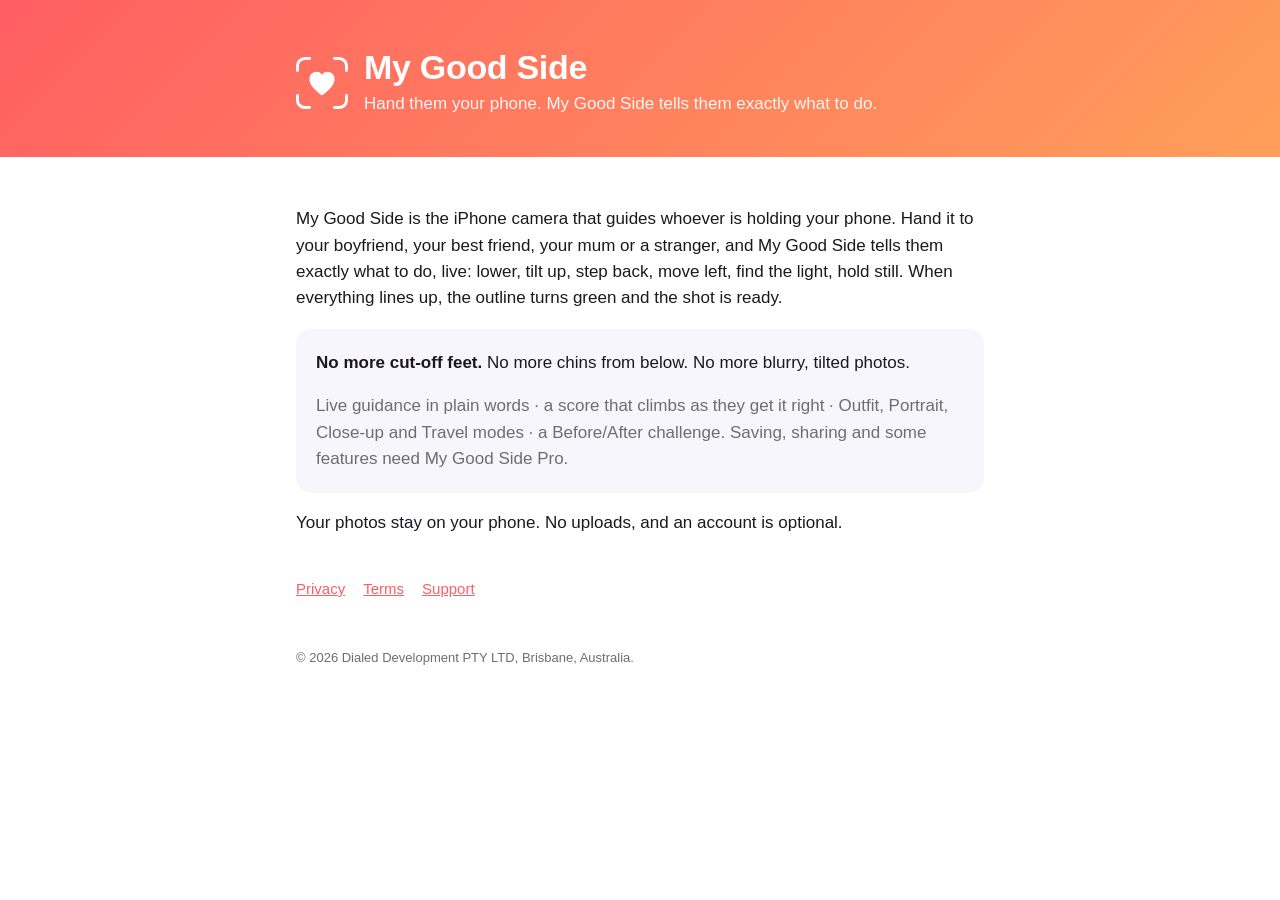
<file: index.html>
<!doctype html>
<html lang="en">
<head>
<meta charset="utf-8">
<meta name="viewport" content="width=device-width, initial-scale=1">
<title>My Good Side</title>
<meta name="description" content="Hand them your phone. My Good Side tells them exactly what to do.">
<link rel="stylesheet" href="style.css">
</head>
<body>
<header><div class="wrap">
<a href="./"><svg class="mark" viewBox="134.5 134.5 755 755" aria-hidden="true"><g fill="none" stroke="#fff" stroke-width="43" stroke-linecap="round" stroke-linejoin="round"><path d="M156 331V263A107 107 0 0 1 263 156H331"/><path d="M693 156H761A107 107 0 0 1 868 263V331"/><path d="M868 693V761A107 107 0 0 1 761 868H693"/><path d="M331 868H263A107 107 0 0 1 156 761V693"/></g><path fill="#fff" transform="translate(512 522) scale(.86) translate(-512 -520)" d="M512 720C380 620 300 540 300 440C300 370 355 320 420 320C460 320 495 340 512 372C529 340 564 320 604 320C669 320 724 370 724 440C724 540 644 620 512 720Z"/></svg></a>
<div><h1>My Good Side</h1><p>Hand them your phone. My Good Side tells them exactly what to do.</p></div>
</div></header>
<main><div class="wrap">
<p>My Good Side is the iPhone camera that guides whoever is holding your phone. Hand it to your boyfriend, your best friend, your mum or a stranger, and My Good Side tells them exactly what to do, live: lower, tilt up, step back, move left, find the light, hold still. When everything lines up, the outline turns green and the shot is ready.</p>
<div class="card">
<p><strong>No more cut-off feet.</strong> No more chins from below. No more blurry, tilted photos.</p>
<p class="muted">Live guidance in plain words · a score that climbs as they get it right · Outfit, Portrait, Close-up and Travel modes · a Before/After challenge. Saving, sharing and some features need My Good Side Pro.</p>
</div>
<p>Your photos stay on your phone. No uploads, and an account is optional.</p>
<nav><a href="privacy/">Privacy</a><a href="terms/">Terms</a><a href="support/">Support</a></nav>
</div></main>
<footer><div class="wrap">© 2026 Dialed Development PTY LTD, Brisbane, Australia.</div></footer>
</body>
</html>
</file>
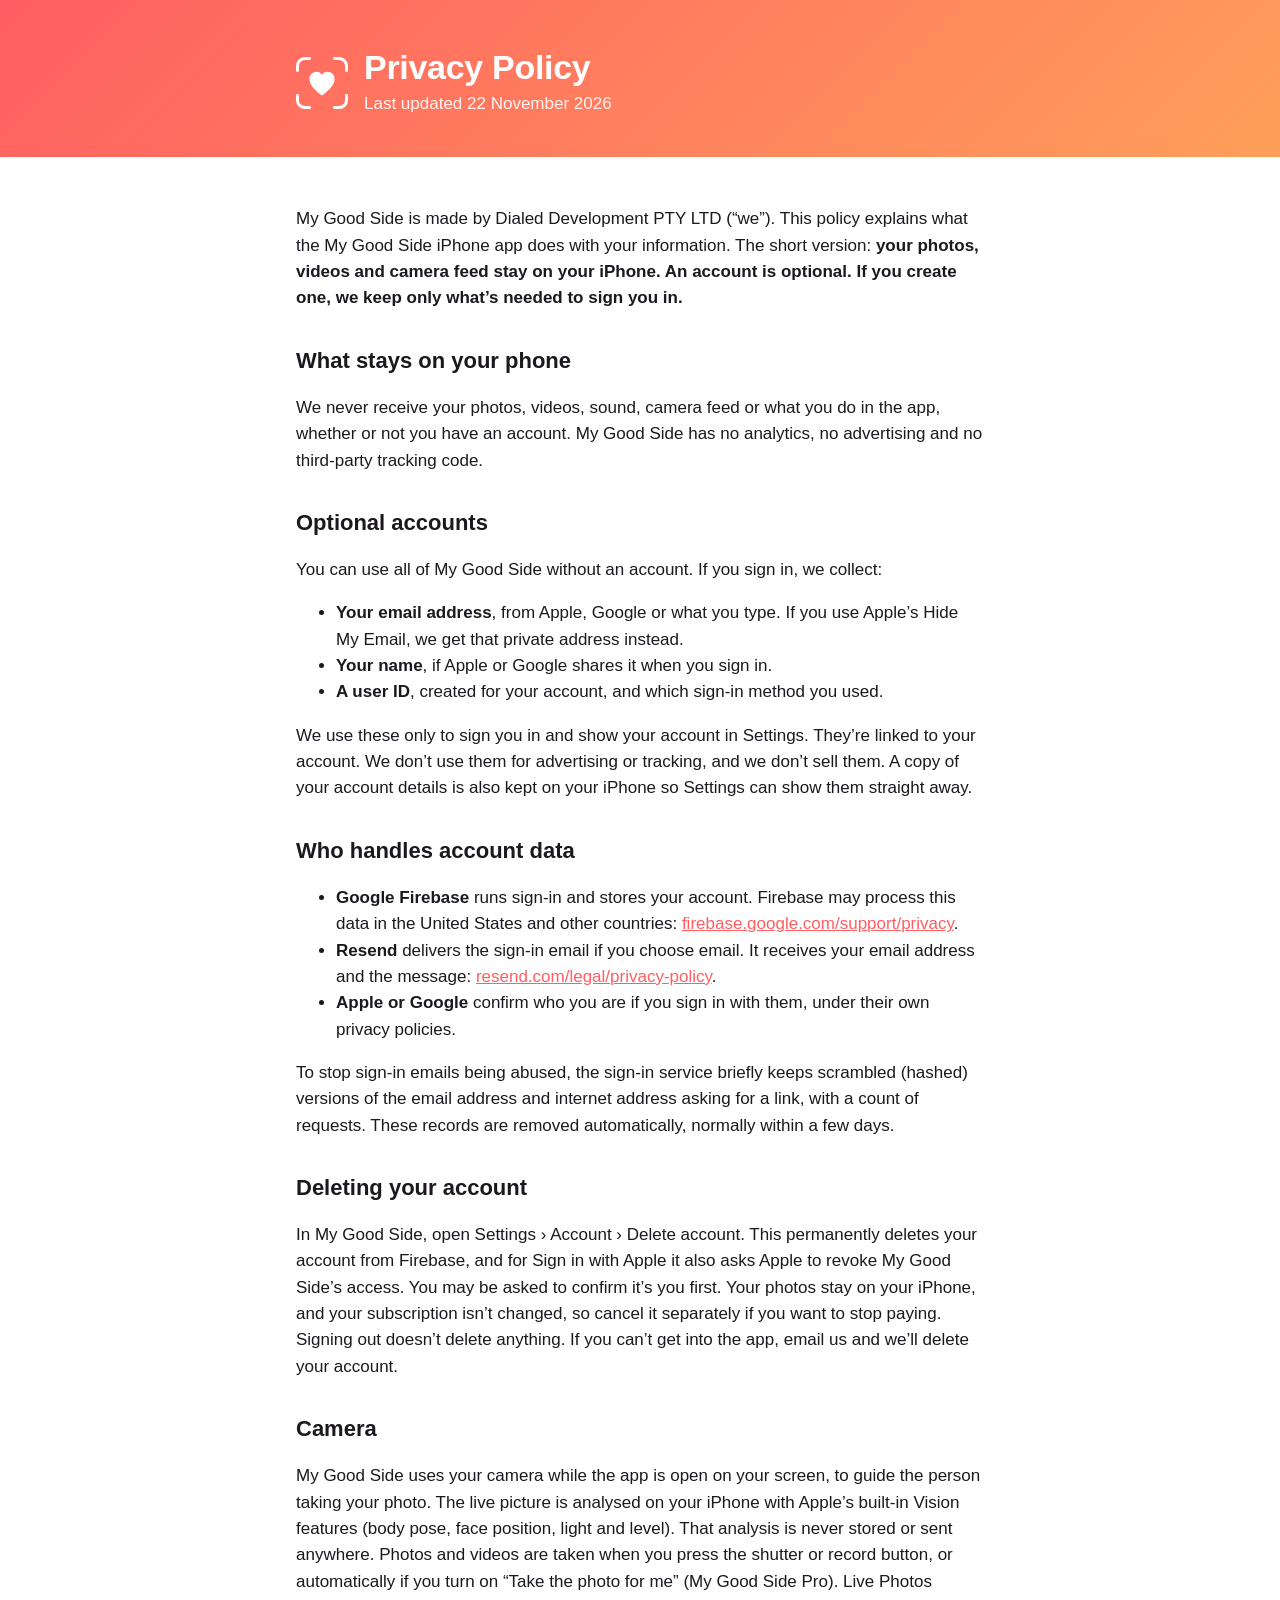
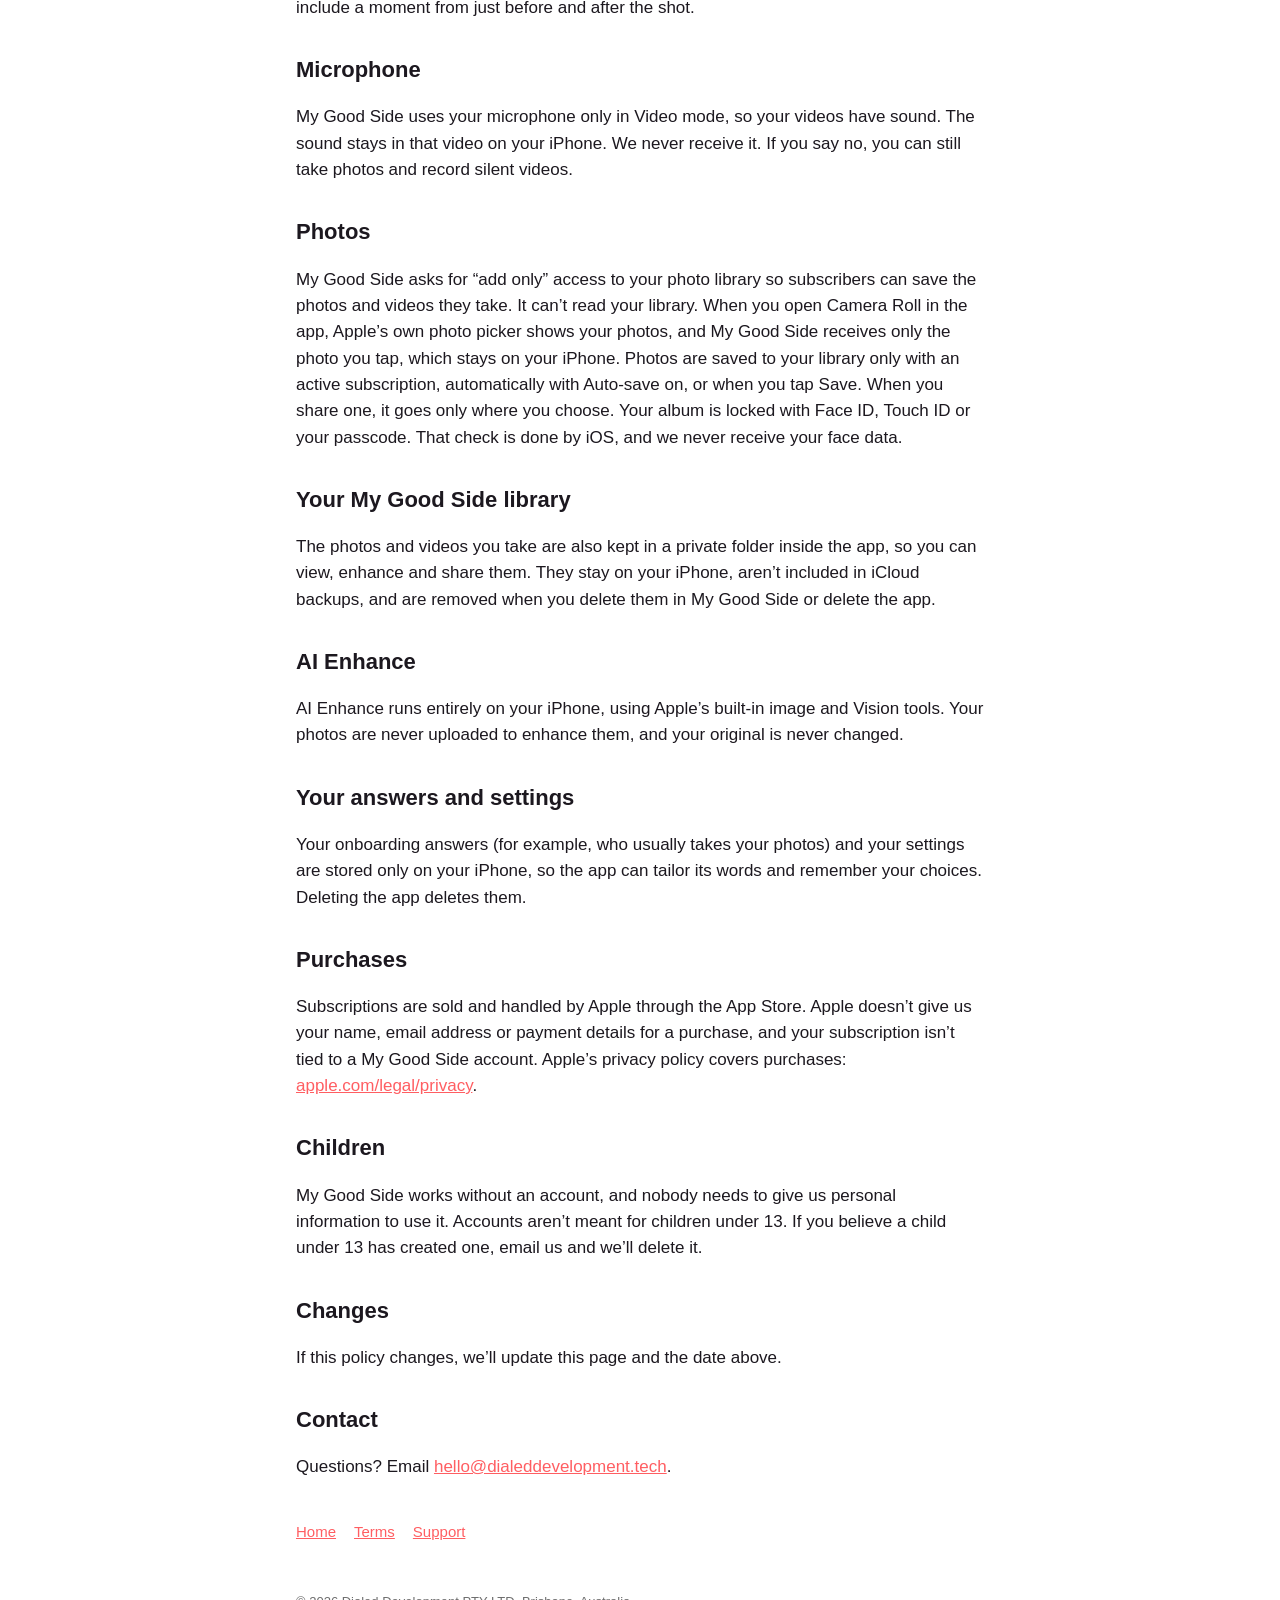
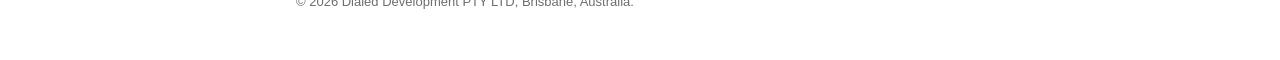
<file: privacy/index.html>
<!doctype html>
<html lang="en">
<head>
<meta charset="utf-8">
<meta name="viewport" content="width=device-width, initial-scale=1">
<title>My Good Side Privacy</title>
<meta name="description" content="My Good Side privacy policy: what an optional account collects, and why your photos stay on your iPhone.">
<link rel="stylesheet" href="../style.css">
</head>
<body>
<header><div class="wrap">
<a href="../"><svg class="mark" viewBox="134.5 134.5 755 755" aria-hidden="true"><g fill="none" stroke="#fff" stroke-width="43" stroke-linecap="round" stroke-linejoin="round"><path d="M156 331V263A107 107 0 0 1 263 156H331"/><path d="M693 156H761A107 107 0 0 1 868 263V331"/><path d="M868 693V761A107 107 0 0 1 761 868H693"/><path d="M331 868H263A107 107 0 0 1 156 761V693"/></g><path fill="#fff" transform="translate(512 522) scale(.86) translate(-512 -520)" d="M512 720C380 620 300 540 300 440C300 370 355 320 420 320C460 320 495 340 512 372C529 340 564 320 604 320C669 320 724 370 724 440C724 540 644 620 512 720Z"/></svg></a>
<div><h1>Privacy Policy</h1><p>Last updated 22 November 2026</p></div>
</div></header>
<main><div class="wrap">
<p>My Good Side is made by Dialed Development PTY LTD (“we”). This policy explains what the My Good Side iPhone app does with your information. The short version: <strong>your photos, videos and camera feed stay on your iPhone. An account is optional. If you create one, we keep only what’s needed to sign you in.</strong></p>
<h2>What stays on your phone</h2>
<p>We never receive your photos, videos, sound, camera feed or what you do in the app, whether or not you have an account. My Good Side has no analytics, no advertising and no third-party tracking code.</p>
<h2>Optional accounts</h2>
<p>You can use all of My Good Side without an account. If you sign in, we collect:</p>
<ul>
<li><strong>Your email address</strong>, from Apple, Google or what you type. If you use Apple’s Hide My Email, we get that private address instead.</li>
<li><strong>Your name</strong>, if Apple or Google shares it when you sign in.</li>
<li><strong>A user ID</strong>, created for your account, and which sign-in method you used.</li>
</ul>
<p>We use these only to sign you in and show your account in Settings. They’re linked to your account. We don’t use them for advertising or tracking, and we don’t sell them. A copy of your account details is also kept on your iPhone so Settings can show them straight away.</p>
<h2>Who handles account data</h2>
<ul>
<li><strong>Google Firebase</strong> runs sign-in and stores your account. Firebase may process this data in the United States and other countries: <a href="https://firebase.google.com/support/privacy">firebase.google.com/support/privacy</a>.</li>
<li><strong>Resend</strong> delivers the sign-in email if you choose email. It receives your email address and the message: <a href="https://resend.com/legal/privacy-policy">resend.com/legal/privacy-policy</a>.</li>
<li><strong>Apple or Google</strong> confirm who you are if you sign in with them, under their own privacy policies.</li>
</ul>
<p>To stop sign-in emails being abused, the sign-in service briefly keeps scrambled (hashed) versions of the email address and internet address asking for a link, with a count of requests. These records are removed automatically, normally within a few days.</p>
<h2>Deleting your account</h2>
<p>In My Good Side, open Settings › Account › Delete account. This permanently deletes your account from Firebase, and for Sign in with Apple it also asks Apple to revoke My Good Side’s access. You may be asked to confirm it’s you first. Your photos stay on your iPhone, and your subscription isn’t changed, so cancel it separately if you want to stop paying. Signing out doesn’t delete anything. If you can’t get into the app, email us and we’ll delete your account.</p>
<h2>Camera</h2>
<p>My Good Side uses your camera while the app is open on your screen, to guide the person taking your photo. The live picture is analysed on your iPhone with Apple’s built-in Vision features (body pose, face position, light and level). That analysis is never stored or sent anywhere. Photos and videos are taken when you press the shutter or record button, or automatically if you turn on “Take the photo for me” (My Good Side Pro). Live Photos include a moment from just before and after the shot.</p>
<h2>Microphone</h2>
<p>My Good Side uses your microphone only in Video mode, so your videos have sound. The sound stays in that video on your iPhone. We never receive it. If you say no, you can still take photos and record silent videos.</p>
<h2>Photos</h2>
<p>My Good Side asks for “add only” access to your photo library so subscribers can save the photos and videos they take. It can’t read your library. When you open Camera Roll in the app, Apple’s own photo picker shows your photos, and My Good Side receives only the photo you tap, which stays on your iPhone. Photos are saved to your library only with an active subscription, automatically with Auto-save on, or when you tap Save. When you share one, it goes only where you choose. Your album is locked with Face ID, Touch ID or your passcode. That check is done by iOS, and we never receive your face data.</p>
<h2>Your My Good Side library</h2>
<p>The photos and videos you take are also kept in a private folder inside the app, so you can view, enhance and share them. They stay on your iPhone, aren’t included in iCloud backups, and are removed when you delete them in My Good Side or delete the app.</p>
<h2>AI Enhance</h2>
<p>AI Enhance runs entirely on your iPhone, using Apple’s built-in image and Vision tools. Your photos are never uploaded to enhance them, and your original is never changed.</p>
<h2>Your answers and settings</h2>
<p>Your onboarding answers (for example, who usually takes your photos) and your settings are stored only on your iPhone, so the app can tailor its words and remember your choices. Deleting the app deletes them.</p>
<h2>Purchases</h2>
<p>Subscriptions are sold and handled by Apple through the App Store. Apple doesn’t give us your name, email address or payment details for a purchase, and your subscription isn’t tied to a My Good Side account. Apple’s privacy policy covers purchases: <a href="https://www.apple.com/legal/privacy/">apple.com/legal/privacy</a>.</p>
<h2>Children</h2>
<p>My Good Side works without an account, and nobody needs to give us personal information to use it. Accounts aren’t meant for children under 13. If you believe a child under 13 has created one, email us and we’ll delete it.</p>
<h2>Changes</h2>
<p>If this policy changes, we’ll update this page and the date above.</p>
<h2>Contact</h2>
<p>Questions? Email <a href="mailto:hello@dialeddevelopment.tech">hello@dialeddevelopment.tech</a>.</p>
<nav><a href="../">Home</a><a href="../terms/">Terms</a><a href="../support/">Support</a></nav>
</div></main>
<footer><div class="wrap">© 2026 Dialed Development PTY LTD, Brisbane, Australia.</div></footer>
</body>
</html>
</file>
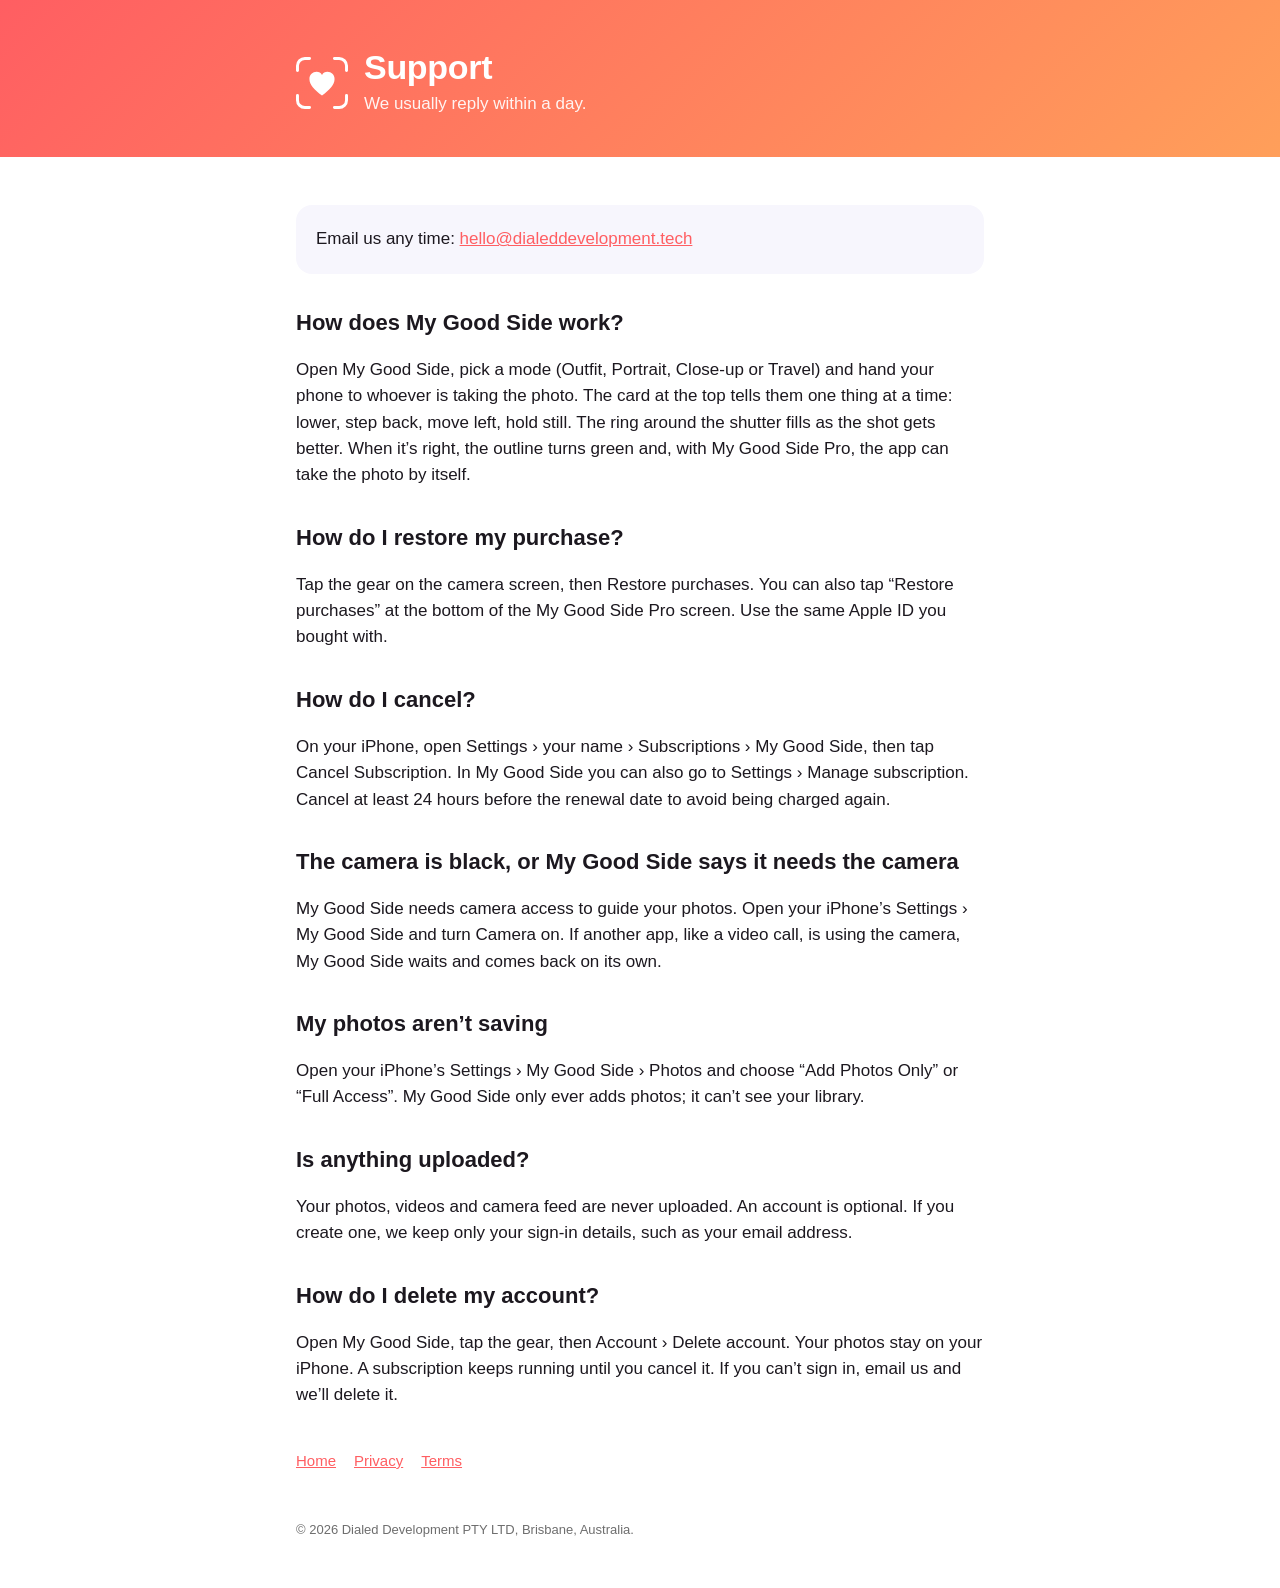
<file: support/index.html>
<!doctype html>
<html lang="en">
<head>
<meta charset="utf-8">
<meta name="viewport" content="width=device-width, initial-scale=1">
<title>My Good Side Support</title>
<meta name="description" content="Help with My Good Side: how it works, restoring purchases, cancelling, camera access.">
<link rel="stylesheet" href="../style.css">
</head>
<body>
<header><div class="wrap">
<a href="../"><svg class="mark" viewBox="134.5 134.5 755 755" aria-hidden="true"><g fill="none" stroke="#fff" stroke-width="43" stroke-linecap="round" stroke-linejoin="round"><path d="M156 331V263A107 107 0 0 1 263 156H331"/><path d="M693 156H761A107 107 0 0 1 868 263V331"/><path d="M868 693V761A107 107 0 0 1 761 868H693"/><path d="M331 868H263A107 107 0 0 1 156 761V693"/></g><path fill="#fff" transform="translate(512 522) scale(.86) translate(-512 -520)" d="M512 720C380 620 300 540 300 440C300 370 355 320 420 320C460 320 495 340 512 372C529 340 564 320 604 320C669 320 724 370 724 440C724 540 644 620 512 720Z"/></svg></a>
<div><h1>Support</h1><p>We usually reply within a day.</p></div>
</div></header>
<main><div class="wrap">
<div class="card"><p>Email us any time: <a href="mailto:hello@dialeddevelopment.tech">hello@dialeddevelopment.tech</a></p></div>
<h2>How does My Good Side work?</h2>
<p>Open My Good Side, pick a mode (Outfit, Portrait, Close-up or Travel) and hand your phone to whoever is taking the photo. The card at the top tells them one thing at a time: lower, step back, move left, hold still. The ring around the shutter fills as the shot gets better. When it’s right, the outline turns green and, with My Good Side Pro, the app can take the photo by itself.</p>
<h2>How do I restore my purchase?</h2>
<p>Tap the gear on the camera screen, then Restore purchases. You can also tap “Restore purchases” at the bottom of the My Good Side Pro screen. Use the same Apple ID you bought with.</p>
<h2>How do I cancel?</h2>
<p>On your iPhone, open Settings › your name › Subscriptions › My Good Side, then tap Cancel Subscription. In My Good Side you can also go to Settings › Manage subscription. Cancel at least 24 hours before the renewal date to avoid being charged again.</p>
<h2>The camera is black, or My Good Side says it needs the camera</h2>
<p>My Good Side needs camera access to guide your photos. Open your iPhone’s Settings › My Good Side and turn Camera on. If another app, like a video call, is using the camera, My Good Side waits and comes back on its own.</p>
<h2>My photos aren’t saving</h2>
<p>Open your iPhone’s Settings › My Good Side › Photos and choose “Add Photos Only” or “Full Access”. My Good Side only ever adds photos; it can’t see your library.</p>
<h2>Is anything uploaded?</h2>
<p>Your photos, videos and camera feed are never uploaded. An account is optional. If you create one, we keep only your sign-in details, such as your email address.</p>
<h2>How do I delete my account?</h2>
<p>Open My Good Side, tap the gear, then Account › Delete account. Your photos stay on your iPhone. A subscription keeps running until you cancel it. If you can’t sign in, email us and we’ll delete it.</p>
<nav><a href="../">Home</a><a href="../privacy/">Privacy</a><a href="../terms/">Terms</a></nav>
</div></main>
<footer><div class="wrap">© 2026 Dialed Development PTY LTD, Brisbane, Australia.</div></footer>
</body>
</html>
</file>
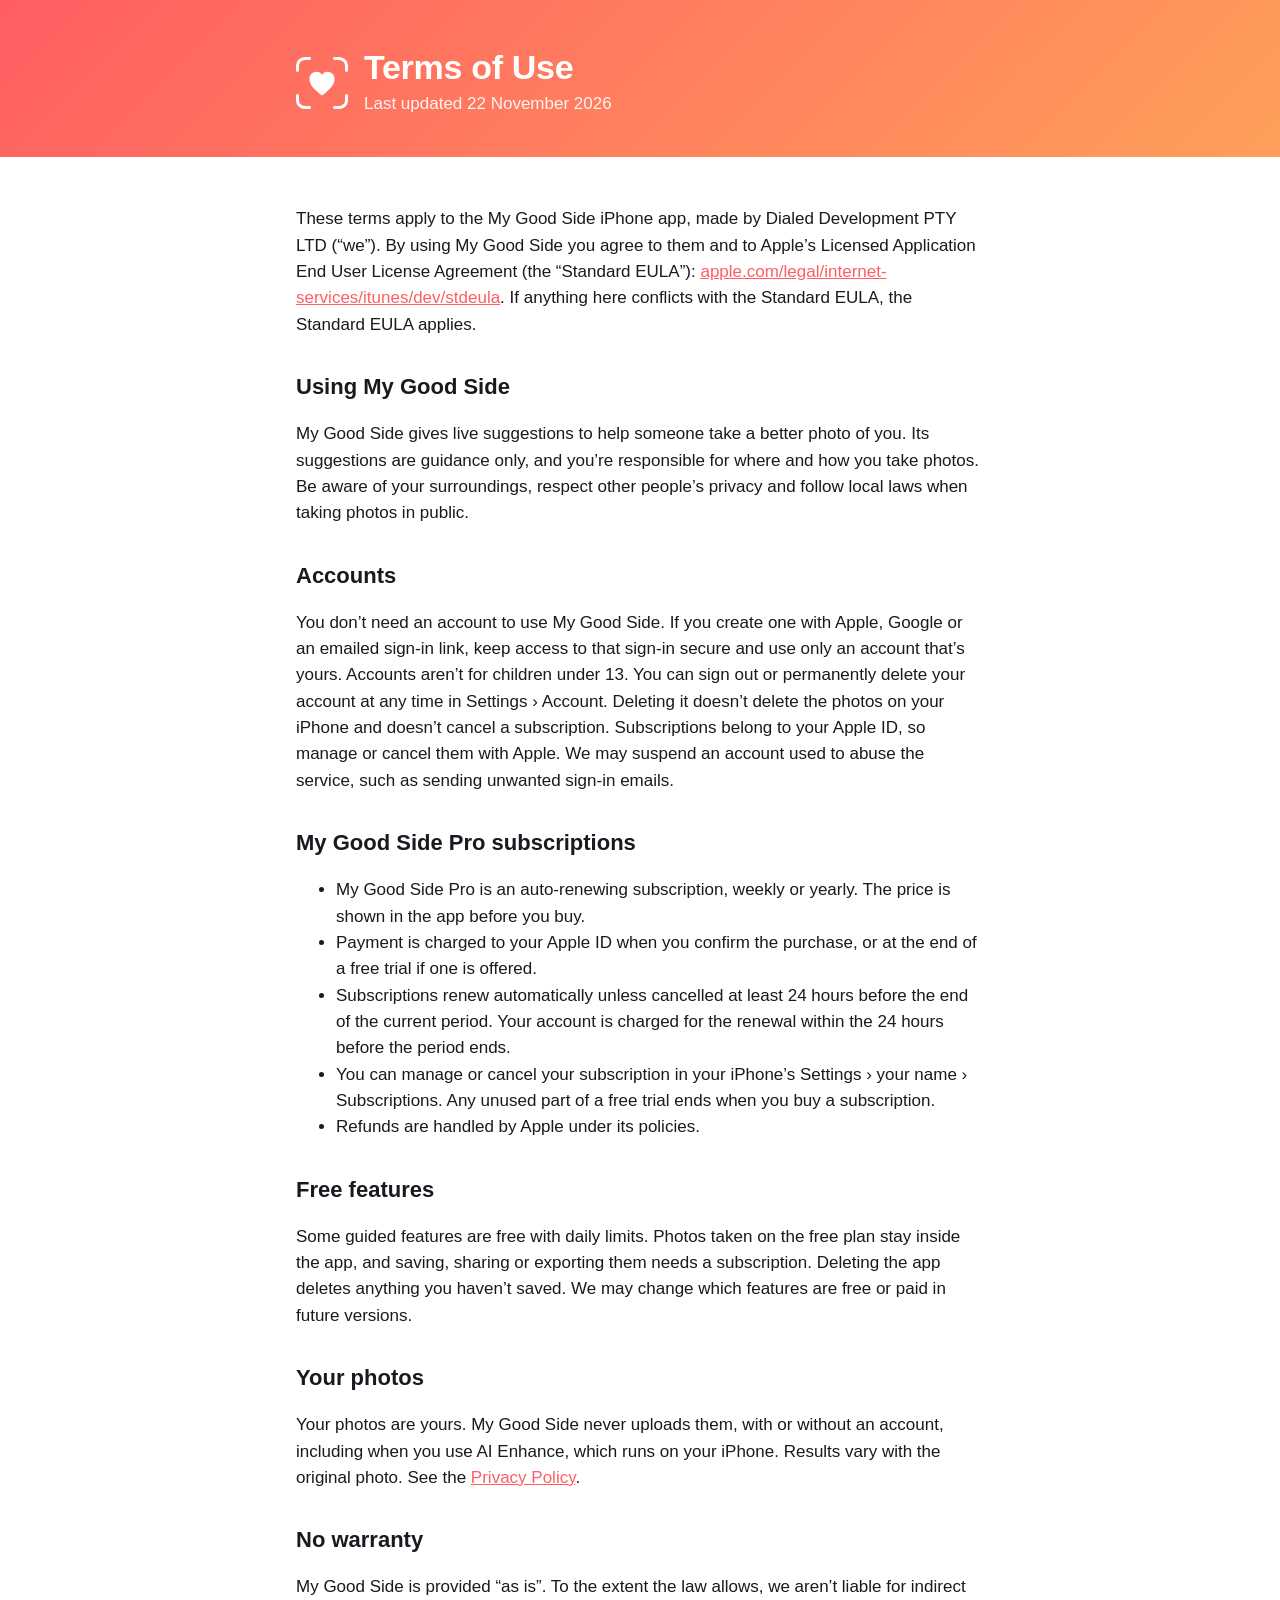
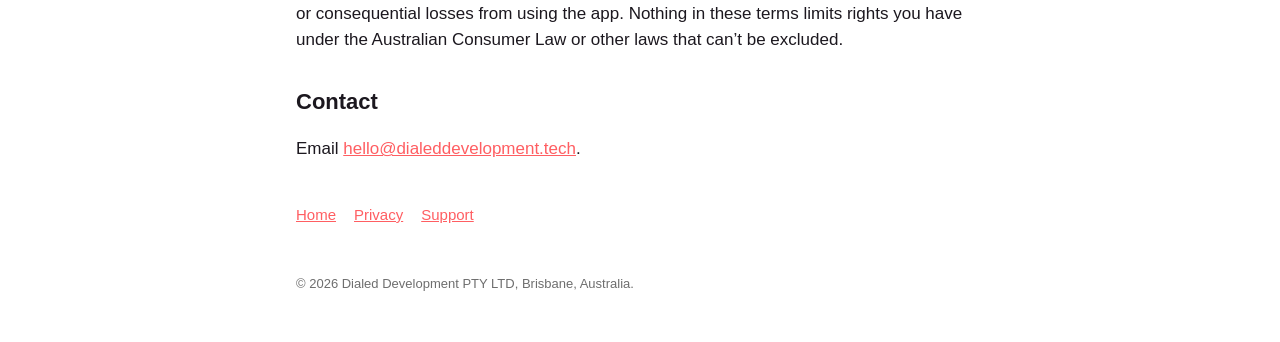
<file: terms/index.html>
<!doctype html>
<html lang="en">
<head>
<meta charset="utf-8">
<meta name="viewport" content="width=device-width, initial-scale=1">
<title>My Good Side Terms</title>
<meta name="description" content="My Good Side terms of use.">
<link rel="stylesheet" href="../style.css">
</head>
<body>
<header><div class="wrap">
<a href="../"><svg class="mark" viewBox="134.5 134.5 755 755" aria-hidden="true"><g fill="none" stroke="#fff" stroke-width="43" stroke-linecap="round" stroke-linejoin="round"><path d="M156 331V263A107 107 0 0 1 263 156H331"/><path d="M693 156H761A107 107 0 0 1 868 263V331"/><path d="M868 693V761A107 107 0 0 1 761 868H693"/><path d="M331 868H263A107 107 0 0 1 156 761V693"/></g><path fill="#fff" transform="translate(512 522) scale(.86) translate(-512 -520)" d="M512 720C380 620 300 540 300 440C300 370 355 320 420 320C460 320 495 340 512 372C529 340 564 320 604 320C669 320 724 370 724 440C724 540 644 620 512 720Z"/></svg></a>
<div><h1>Terms of Use</h1><p>Last updated 22 November 2026</p></div>
</div></header>
<main><div class="wrap">
<p>These terms apply to the My Good Side iPhone app, made by Dialed Development PTY LTD (“we”). By using My Good Side you agree to them and to Apple’s Licensed Application End User License Agreement (the “Standard EULA”): <a href="https://www.apple.com/legal/internet-services/itunes/dev/stdeula/">apple.com/legal/internet-services/itunes/dev/stdeula</a>. If anything here conflicts with the Standard EULA, the Standard EULA applies.</p>
<h2>Using My Good Side</h2>
<p>My Good Side gives live suggestions to help someone take a better photo of you. Its suggestions are guidance only, and you’re responsible for where and how you take photos. Be aware of your surroundings, respect other people’s privacy and follow local laws when taking photos in public.</p>
<h2>Accounts</h2>
<p>You don’t need an account to use My Good Side. If you create one with Apple, Google or an emailed sign-in link, keep access to that sign-in secure and use only an account that’s yours. Accounts aren’t for children under 13. You can sign out or permanently delete your account at any time in Settings › Account. Deleting it doesn’t delete the photos on your iPhone and doesn’t cancel a subscription. Subscriptions belong to your Apple ID, so manage or cancel them with Apple. We may suspend an account used to abuse the service, such as sending unwanted sign-in emails.</p>
<h2>My Good Side Pro subscriptions</h2>
<ul>
<li>My Good Side Pro is an auto-renewing subscription, weekly or yearly. The price is shown in the app before you buy.</li>
<li>Payment is charged to your Apple ID when you confirm the purchase, or at the end of a free trial if one is offered.</li>
<li>Subscriptions renew automatically unless cancelled at least 24 hours before the end of the current period. Your account is charged for the renewal within the 24 hours before the period ends.</li>
<li>You can manage or cancel your subscription in your iPhone’s Settings › your name › Subscriptions. Any unused part of a free trial ends when you buy a subscription.</li>
<li>Refunds are handled by Apple under its policies.</li>
</ul>
<h2>Free features</h2>
<p>Some guided features are free with daily limits. Photos taken on the free plan stay inside the app, and saving, sharing or exporting them needs a subscription. Deleting the app deletes anything you haven’t saved. We may change which features are free or paid in future versions.</p>
<h2>Your photos</h2>
<p>Your photos are yours. My Good Side never uploads them, with or without an account, including when you use AI Enhance, which runs on your iPhone. Results vary with the original photo. See the <a href="../privacy/">Privacy Policy</a>.</p>
<h2>No warranty</h2>
<p>My Good Side is provided “as is”. To the extent the law allows, we aren’t liable for indirect or consequential losses from using the app. Nothing in these terms limits rights you have under the Australian Consumer Law or other laws that can’t be excluded.</p>
<h2>Contact</h2>
<p>Email <a href="mailto:hello@dialeddevelopment.tech">hello@dialeddevelopment.tech</a>.</p>
<nav><a href="../">Home</a><a href="../privacy/">Privacy</a><a href="../support/">Support</a></nav>
</div></main>
<footer><div class="wrap">© 2026 Dialed Development PTY LTD, Brisbane, Australia.</div></footer>
</body>
</html>
</file>
<file: style.css>
:root { --ink:#1C181F; --grey:#6E6E6E; --card:#F7F6FD; --coral:#FF5E62; --peach:#FF9F5A; --bg:#FFFFFF; }
@media (prefers-color-scheme: dark) { :root { --ink:#F5F4F7; --grey:#A09DA6; --card:#1B1A1F; --bg:#0E0D10; } }
* { box-sizing: border-box; }
body { margin:0; background:var(--bg); color:var(--ink); font: 17px/1.55 -apple-system, BlinkMacSystemFont, "SF Pro Text", "Segoe UI", Roboto, Helvetica, Arial, sans-serif; }
header { background: linear-gradient(135deg, var(--coral), var(--peach)); color:#fff; padding: 48px 0 40px; }
.wrap { max-width: 720px; margin: 0 auto; padding: 0 16px; }
header .wrap { display:flex; align-items:center; gap:16px; }
header a { color:#fff; text-decoration:none; }
.mark { width:52px; height:52px; flex:none; display:block; }
h1 { font-size: 34px; font-weight: 600; margin: 0; letter-spacing:-0.3px; line-height:1.15; }
header p { margin: 4px 0 0; opacity: .92; }
main { padding: 32px 0 48px; }
h2 { font-size: 22px; font-weight: 600; margin: 32px 0 8px; }
.muted { color: var(--grey); }
.card { background: var(--card); border-radius: 16px; padding: 4px 20px; margin: 16px 0; }
nav { display:flex; gap:18px; flex-wrap:wrap; margin-top: 40px; font-size: 15px; }
a { color: var(--coral); }
footer { color: var(--grey); font-size: 13px; padding: 0 0 48px; }
</file>
